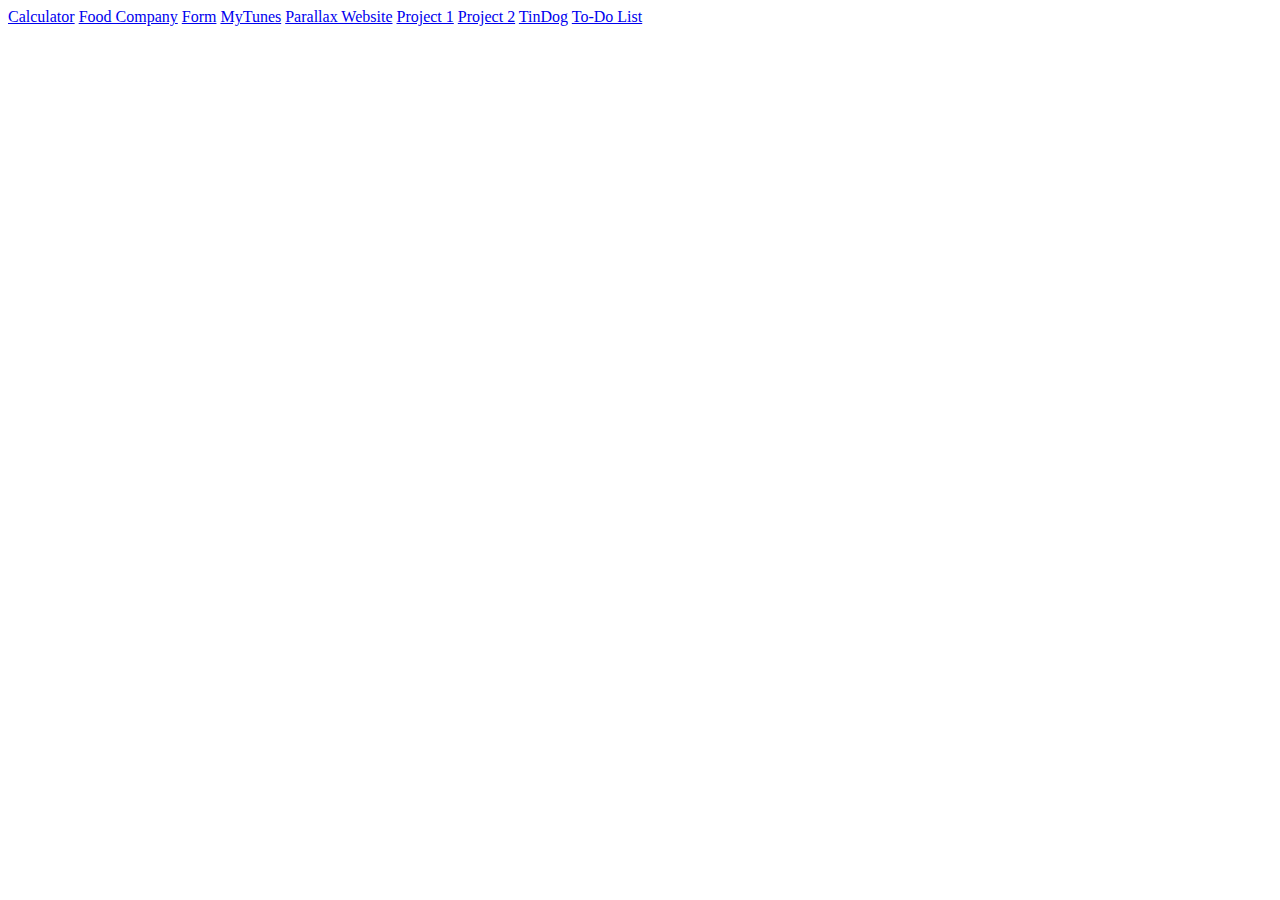
<file: index.html>
<html>
  <head>
    <title>Index Page</title>
  </head
  <body>
    <a href="Calculator/index.html">Calculator</a>
    <a href="Food Company/index.html">Food Company</a>
    <a href="Form/index.html">Form</a>
    <a href="MyTunes/index.html">MyTunes</a>
    <a href="Parallax Website/index.html">Parallax Website</a>
    <a href="Project 1/index.html">Project 1</a>
    <a href="Project 2/index.html">Project 2</a>
    <a href="TinDog/index.html">TinDog</a>
    <a href="To-Do List/index.html">To-Do List</a>
  </body>
</html>
</file>
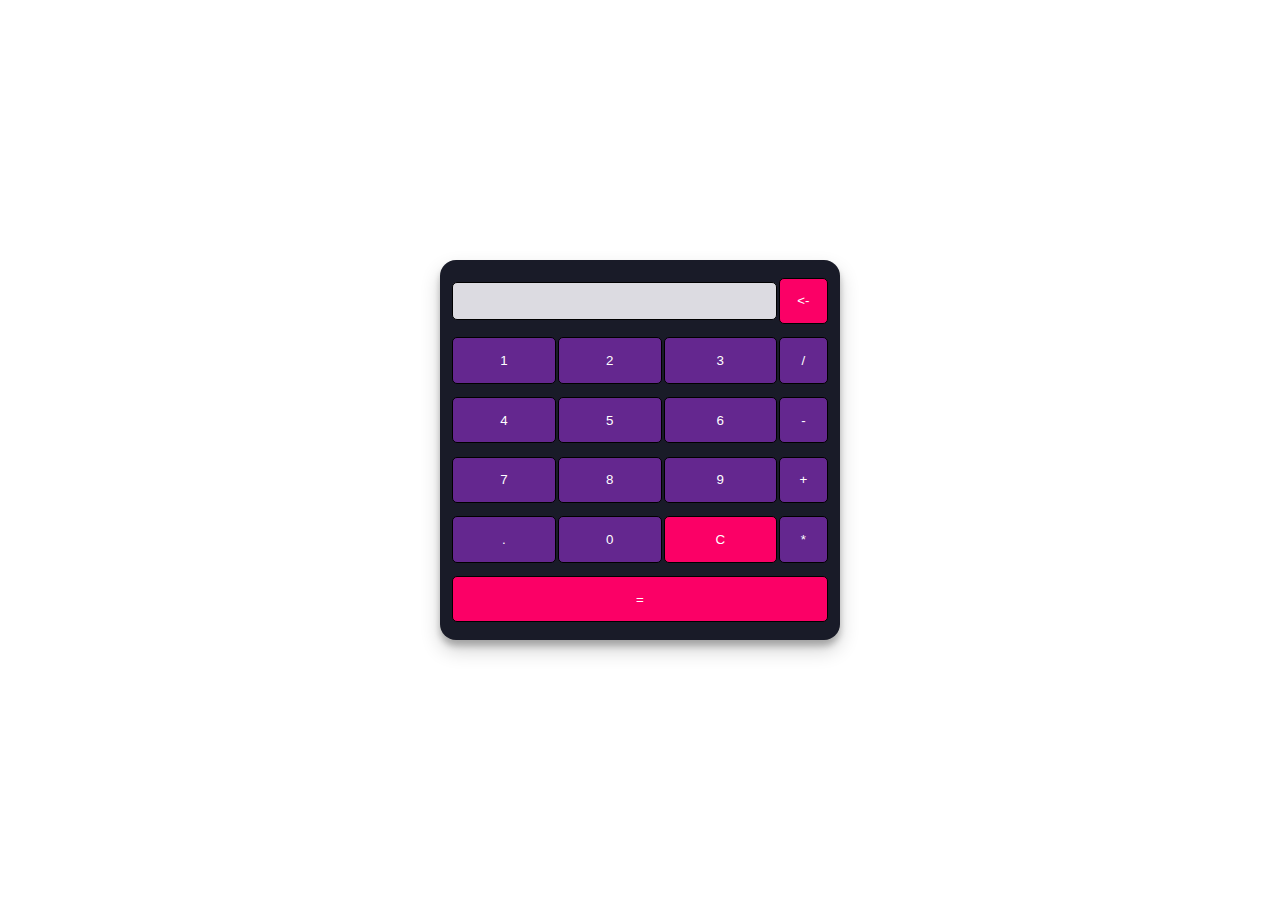
<file: Calculator/index.html>
<!DOCTYPE html>
<html lang="en">
<head>
    <link rel="stylesheet" href="styles.css">
    <title>Calculator</title>
</head>
<body>
    <div class="calculator">
        <table>
            
            <!-- First Row -->
            <tr>
                <td colspan="3"><input class="display-box" type="text" id="result" disabled></td>
                <td><input type="button" value="<-" onclick="backSpace()" id="btn"></td>
            </tr>

            <!-- Second Row -->
            <tr>
                <td><input type="button" value="1" onclick="display('1')"></td>
                <td><input type="button" value="2" onclick="display('2')"></td>
                <td><input type="button" value="3" onclick="display('3')"></td>
                <td><input type="button" value="/" onclick="display('/')"></td>
            </tr>

            <!-- Third Row -->
            <tr>
                <td><input type="button" value="4" onclick="display('4')"></td>
                <td><input type="button" value="5" onclick="display('5')"></td>
                <td><input type="button" value="6" onclick="display('6')"></td>
                <td><input type="button" value="-" onclick="display('-')"></td>
            </tr>

            <!-- Fourth Row -->
            <tr>
                <td><input type="button" value="7" onclick="display('7')"></td>
                <td><input type="button" value="8" onclick="display('8')"></td>
                <td><input type="button" value="9" onclick="display('9')"></td>
                <td><input type="button" value="+" onclick="display('+')"></td>
            </tr>

            <!-- Fifth Row -->
            <tr>
                <td><input type="button" value="." onclick="display('.')"></td>
                <td><input type="button" value="0" onclick="display('0')"></td>
                <td><input id="btn" type="button" value="C" onclick="clearScreen()"></td>
                <td><input type="button" value="*" onclick="display('*')"></td>
            </tr>

            <!-- Sixth Row -->
            <tr>
                <td colspan="4"><input id="btn" type="button" value="=" onclick="calculate()"></td>
            </tr>
        </table>
    </div>

    <script type="text/javascript" src="script.js"></script>
</body>
</html>
</file>
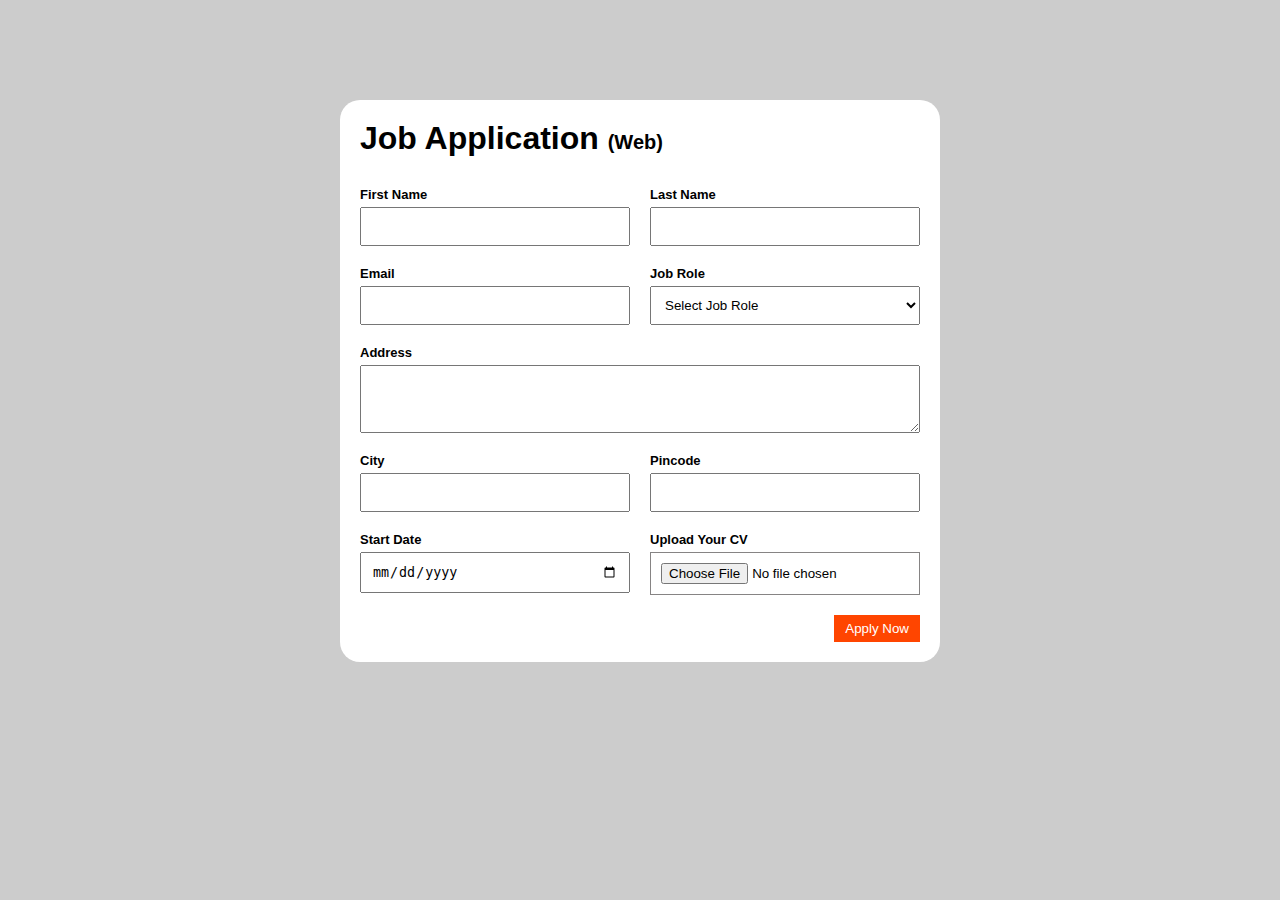
<file: Form/index.html>
<!DOCTYPE html>
<html lang="en">
<head>
    <title>Job Application</title>
    <link rel="stylesheet" href="styles.css">
</head>
<body>
    <div class="container">
        <h1>Job Application <span style="font-size: 20px;;">(Web)</span></h1>
        <div class="input-container">
            <div class="form-control">
                <label>First Name</label>
                <input type="text">
            </div>
            <div class="form-control">
                <label>Last Name</label>
                <input type="text">
            </div>
            <div class="form-control">
                <label>Email</label>
                <input type="email">
            </div>
            <div class="form-control">
                <label>Job Role</label>
                <select>
                    <option value="">Select Job Role</option>
                    <option value="font-end">Frontend Developer</option>
                    <option value="back-end">Backend Developer</option>
                    <option value="full-stack">Full Stack Developer</option>
                    <option value="ux-ui">UX/UI Designer</option>
                </select>
            </div>
            <div class="textarea-control">
                <div class="form-control">
                    <label>Address</label>
                    <textarea cols="40" rows="4"></textarea>
                </div>
            </div>
            <div class="form-control">
                <label>City</label>
                <input type="text">
            </div>
            <div class="form-control">
                <label>Pincode</label>
                <input type="text">
            </div>
            <div class="form-control">
                <label>Start Date</label>
                <input type="date">
            </div>
            <div class="form-control">
                <label>Upload Your CV</label>
                <input type="file">
            </div>
        </div>
        <button class="submit">Apply Now</button>
    </div>
</body>
</html>
</file>
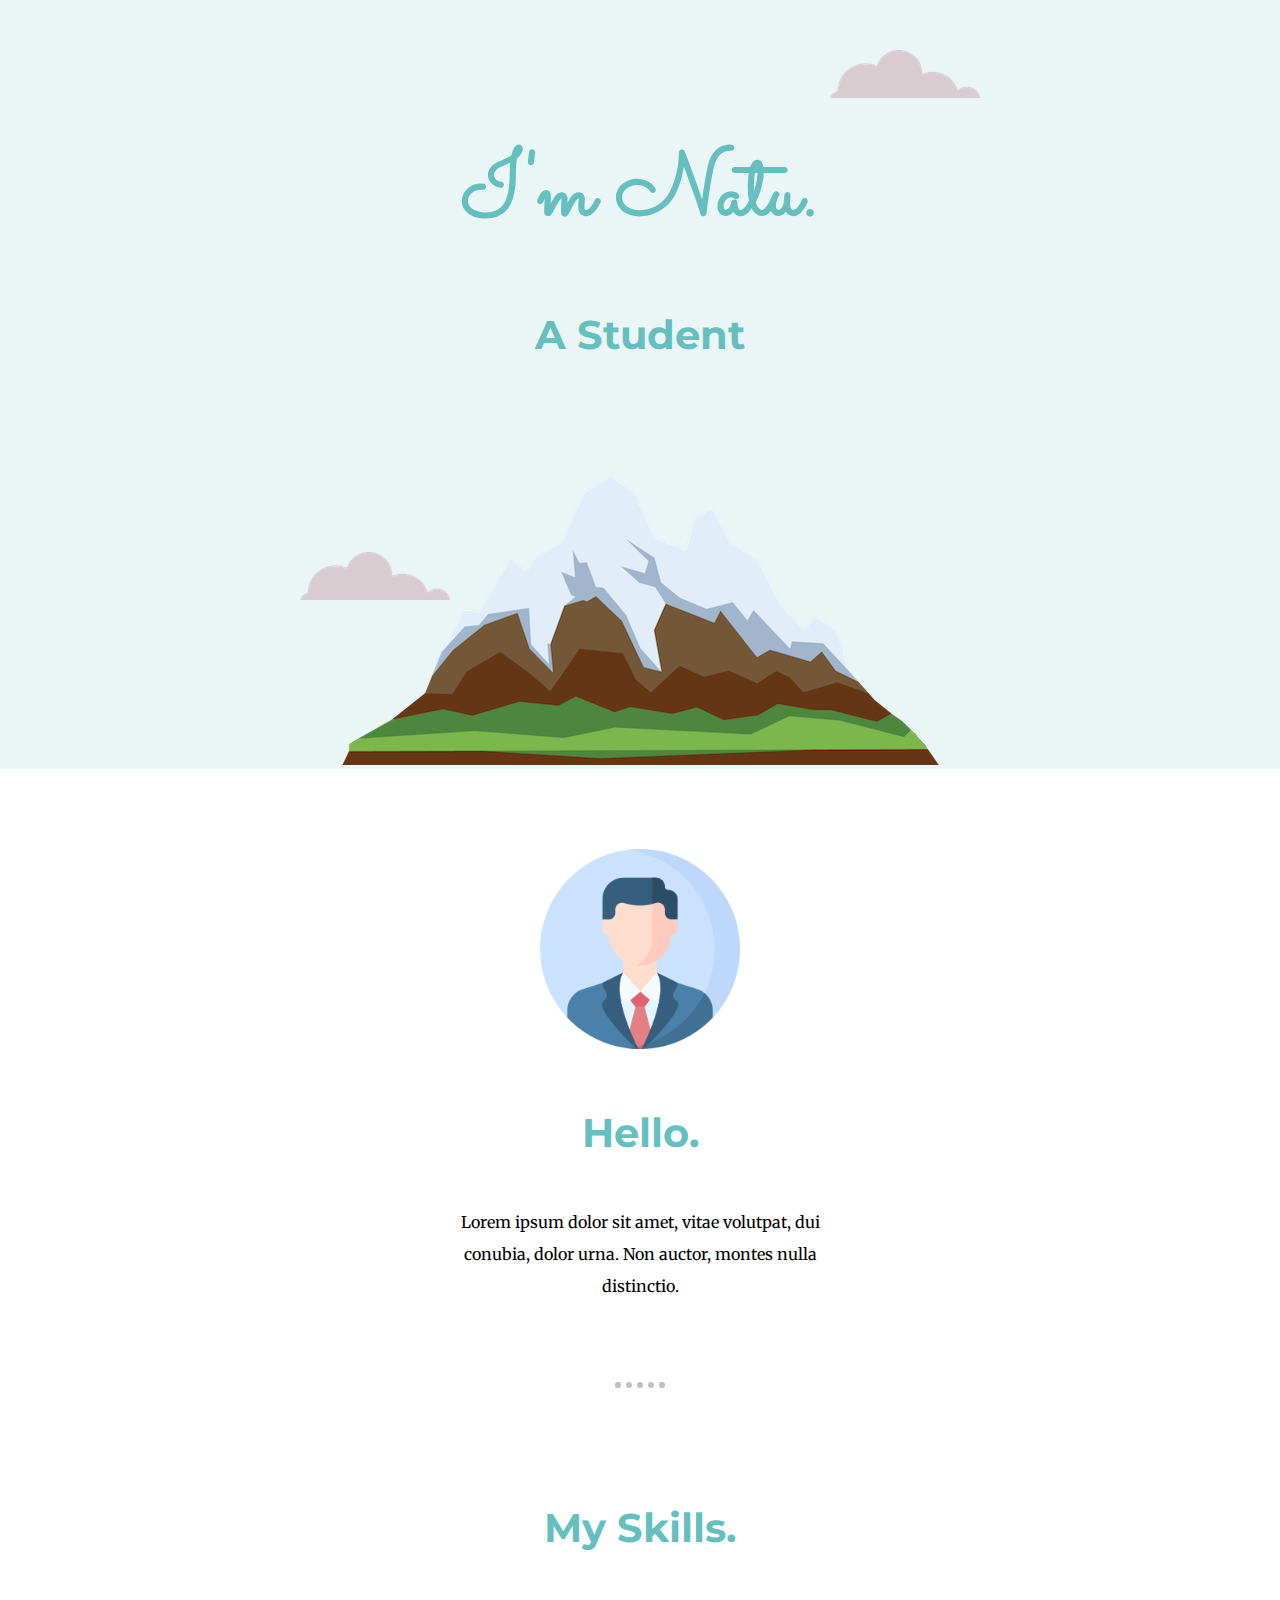
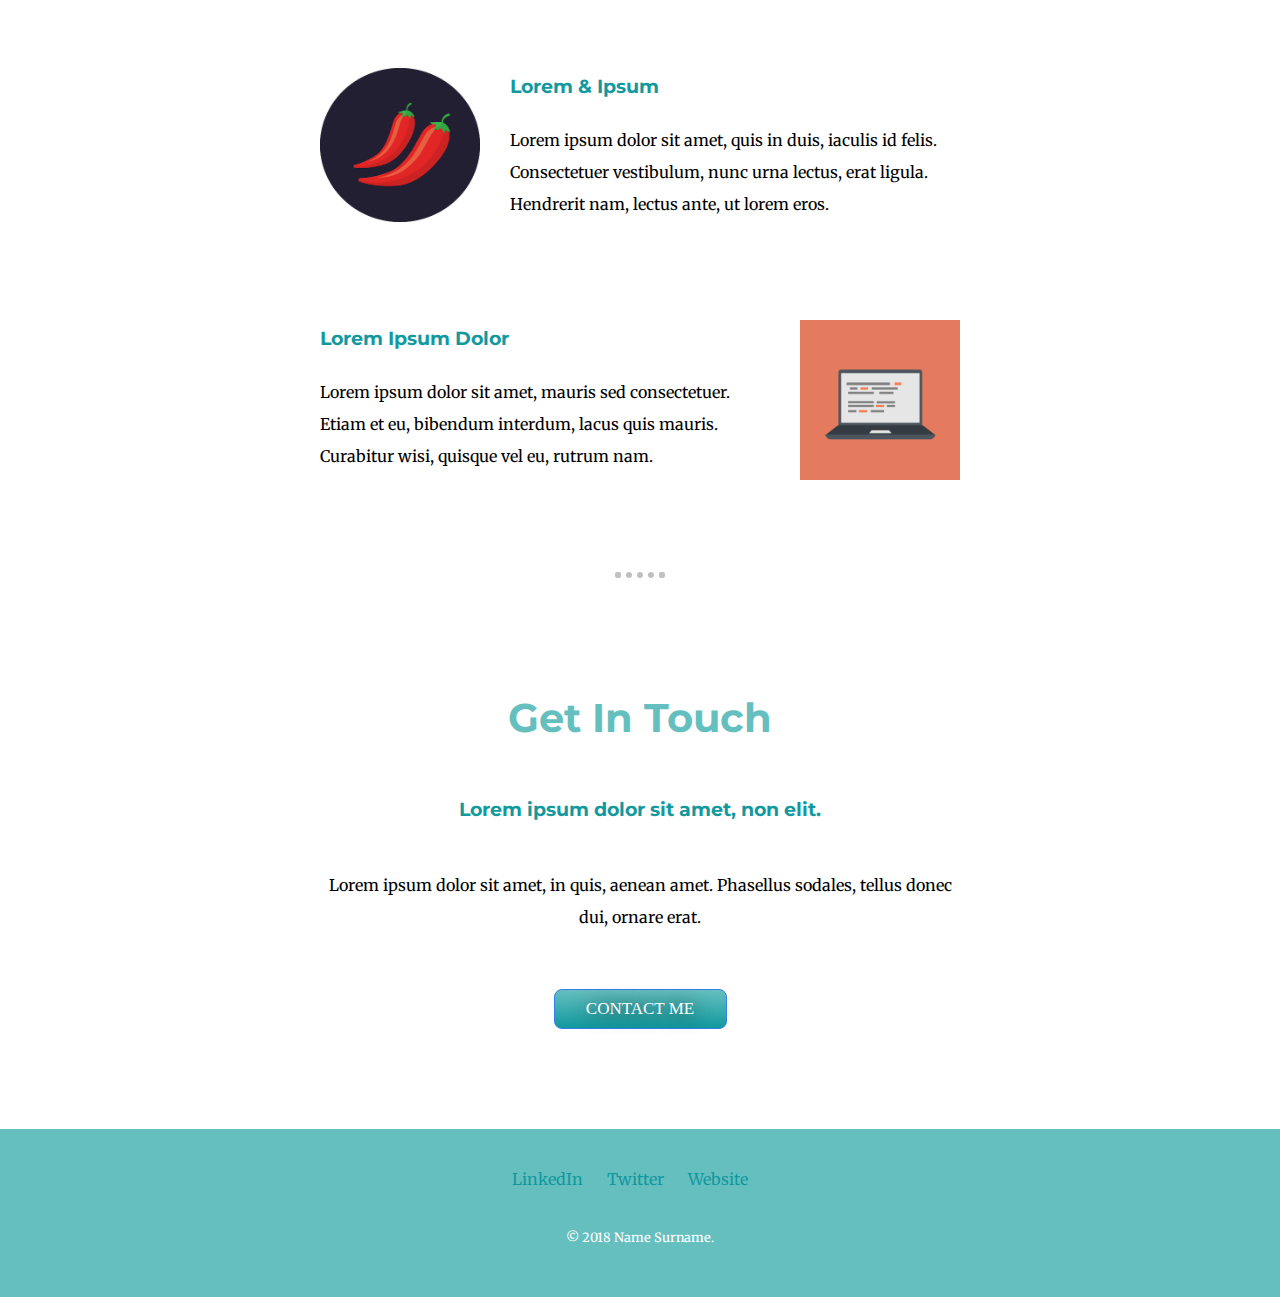
<file: Project 1/index.html>
<!DOCTYPE html>
<html lang="en">
<head>
    <meta charset="UTF-8">
    <meta http-equiv="X-UA-Compatible" content="IE=edge">
    <meta name="viewport" content="width=device-width, initial-scale=1.0">
    <link rel="stylesheet" href="css/styles.css">
    <link rel="icon" href="images/favicon.ico">
    <link rel="preconnect" href="https://fonts.gstatic.com">
    <link href="https://fonts.googleapis.com/css2?family=Merriweather&family=Montserrat:ital,wght@1,300&family=Sacramento&display=swap" rel="stylesheet">
    <title>Document</title>
</head>
<body>
    <div class="top-container">
        <img class="top-cloud" src="images/cloud.png" alt="Cloud">
        <h1>I'm Natu.</h1>
        <h2>A Student</h2>
        <img class="bottom-cloud" src="images/cloud.png" alt="Cloud">
        <img src="images/mountain.png" alt="Mountain-img">
    </div>


    <div class="middle-container">
        <div class="profile">
          <img style="width:200px;" src="images/profile.png" alt="">
          <h2>Hello.</h2>
          <p>Lorem ipsum dolor sit amet, vitae volutpat, dui conubia, dolor urna. Non auctor, montes nulla distinctio.</p>
        </div>
        <hr>
        <div class="skills">
          <h2>My Skills.</h2>
          <div class="skill-row">
            <img class="chilli-img" src="images/chillies.png" alt="">
            <h3>Lorem & Ipsum</h3>
            <p>Lorem ipsum dolor sit amet, quis in duis, iaculis id felis. Consectetuer vestibulum, nunc urna lectus, erat ligula. Hendrerit nam, lectus ante, ut lorem eros.</p>
          </div>
          <div class="skill-row">
            <img class="code-img" src="images/computer.png" alt="">
            <h3>Lorem Ipsum Dolor</h3>
            <p>Lorem ipsum dolor sit amet, mauris sed consectetuer. Etiam et eu, bibendum interdum, lacus quis mauris. Curabitur wisi, quisque vel eu, rutrum nam.</p>
          </div>
        </div>
        <hr>
        <div class="contact-me">
          <h2>Get In Touch</h2>
          <h3>Lorem ipsum dolor sit amet, non elit.</h3>
          <p>Lorem ipsum dolor sit amet, in quis, aenean amet. Phasellus sodales, tellus donec dui, ornare erat.</p>
          <a class="btn" href="mailto:name@email.com">CONTACT ME</a>
        </div>
      </div>
      
      
      <div class="bottom-container">
        <a class="footer-link" href="https://www.linkedin.com/">LinkedIn</a>
        <a class="footer-link" href="https://twitter.com/">Twitter</a>
        <a class="footer-link" href="https://www.appbrewery.co/">Website</a>
        <p class="copyright-footer">© 2018 Name Surname.</p>
      </div>      
</body>
</html>
</file>
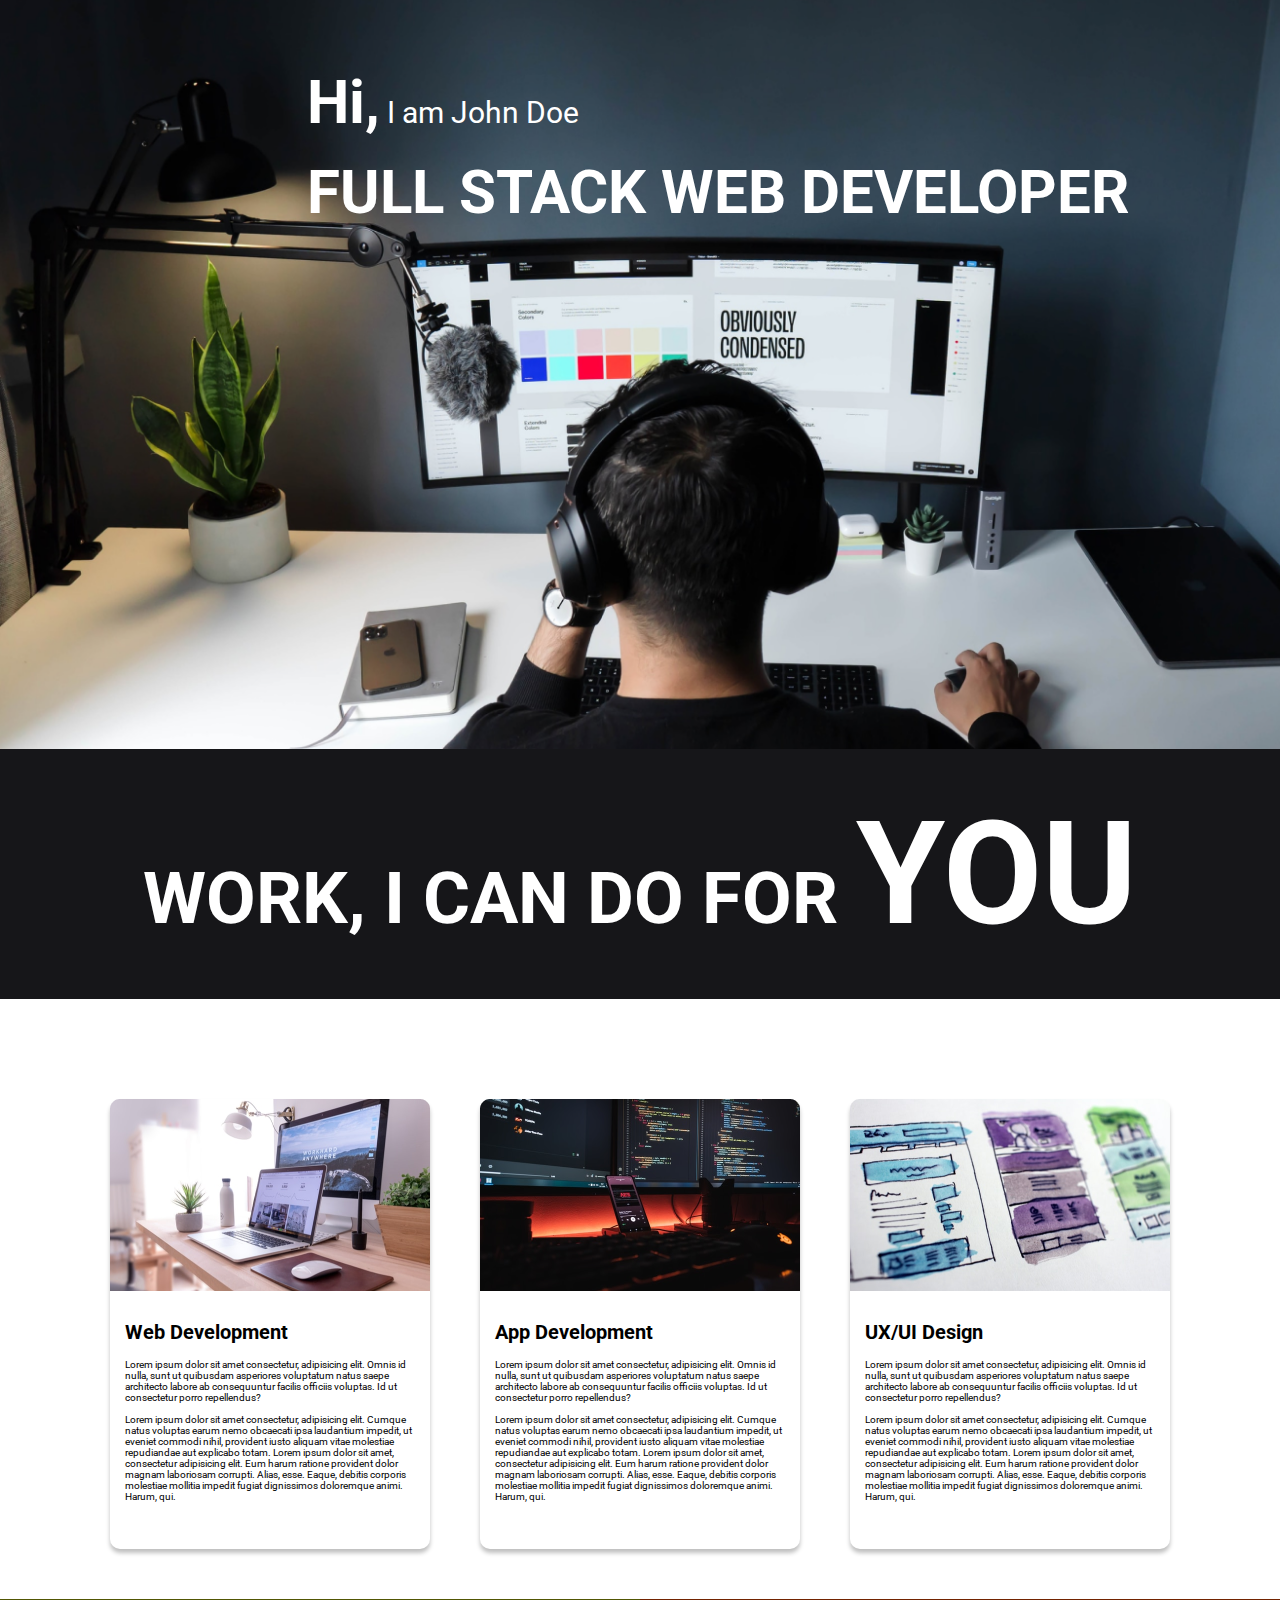
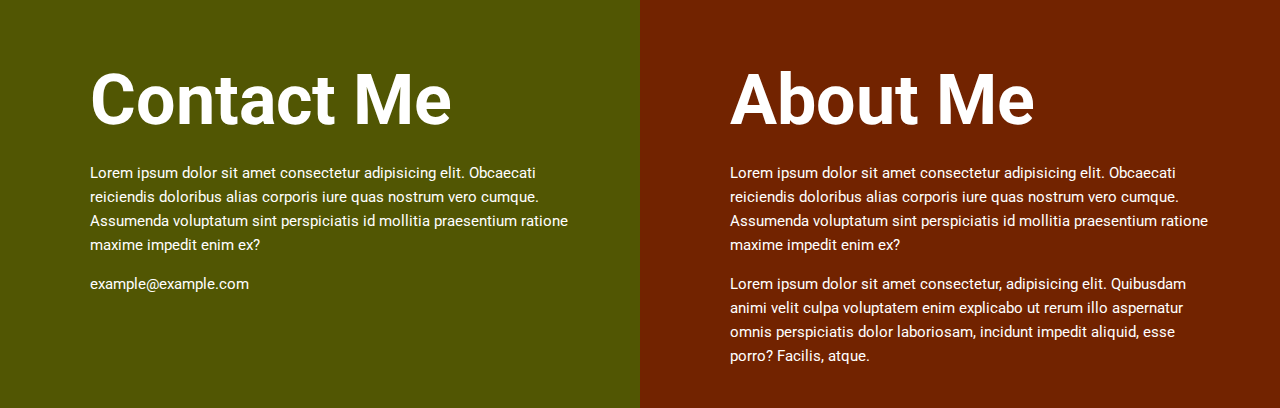
<file: Project 2/index.html>
<!DOCTYPE html>
<html lang="en">
<head>
    <title>Document</title>
    <link rel="stylesheet" href="styles.css">
    <link rel="preconnect" href="https://fonts.googleapis.com">
    <link rel="preconnect" href="https://fonts.gstatic.com" crossorigin>
    <link href="https://fonts.googleapis.com/css2?family=Roboto:wght@100;300&display=swap" rel="stylesheet">
</head>
<body>
    <div class="top-container">
        <div class="top-content">
            <span class="first-line"><h1>Hi,</h1><p> I am John Doe</p></span>
            <h1>Full stack web developer</h1>
        </div>
    </div>
    <div class="dark-content">
        <h3>Work, I can do for <span>you</span></h3>
    </div>
    <div class="card-container">
        <div class="card">
            <div class="card-img">
                <img src="images/web.png" alt="">
            </div>
            <div class="card-content">
                <h1>Web Development</h1>
                <p>Lorem ipsum dolor sit amet consectetur, adipisicing elit. Omnis id nulla, sunt ut quibusdam asperiores voluptatum natus saepe architecto labore ab consequuntur facilis officiis voluptas. Id ut consectetur porro repellendus?</p><br>
                <p>Lorem ipsum dolor sit amet consectetur, adipisicing elit. Cumque natus voluptas earum nemo obcaecati ipsa laudantium impedit, ut eveniet commodi nihil, provident iusto aliquam vitae molestiae repudiandae aut explicabo totam. Lorem ipsum dolor sit amet, consectetur adipisicing elit. Eum harum ratione provident dolor magnam laboriosam corrupti. Alias, esse. Eaque, debitis corporis molestiae mollitia impedit fugiat dignissimos doloremque animi. Harum, qui.</p>
            </div>
        </div>
        <div class="card">
            <div class="card-img">
                <img src="images/mobile.png" alt="">
            </div>
            <div class="card-content">
                <h1>App Development</h1>
                <p>Lorem ipsum dolor sit amet consectetur, adipisicing elit. Omnis id nulla, sunt ut quibusdam asperiores voluptatum natus saepe architecto labore ab consequuntur facilis officiis voluptas. Id ut consectetur porro repellendus?</p><br>
                <p>Lorem ipsum dolor sit amet consectetur, adipisicing elit. Cumque natus voluptas earum nemo obcaecati ipsa laudantium impedit, ut eveniet commodi nihil, provident iusto aliquam vitae molestiae repudiandae aut explicabo totam. Lorem ipsum dolor sit amet, consectetur adipisicing elit. Eum harum ratione provident dolor magnam laboriosam corrupti. Alias, esse. Eaque, debitis corporis molestiae mollitia impedit fugiat dignissimos doloremque animi. Harum, qui.</p>
            </div>
        </div>
        <div class="card">
            <div class="card-img">
                <img src="images/uiux.png" alt="">
            </div>
            <div class="card-content">
                <h1>UX/UI Design</h1>
                <p>Lorem ipsum dolor sit amet consectetur, adipisicing elit. Omnis id nulla, sunt ut quibusdam asperiores voluptatum natus saepe architecto labore ab consequuntur facilis officiis voluptas. Id ut consectetur porro repellendus?</p><br>
                <p>Lorem ipsum dolor sit amet consectetur, adipisicing elit. Cumque natus voluptas earum nemo obcaecati ipsa laudantium impedit, ut eveniet commodi nihil, provident iusto aliquam vitae molestiae repudiandae aut explicabo totam. Lorem ipsum dolor sit amet, consectetur adipisicing elit. Eum harum ratione provident dolor magnam laboriosam corrupti. Alias, esse. Eaque, debitis corporis molestiae mollitia impedit fugiat dignissimos doloremque animi. Harum, qui.</p>
            </div>
        </div>
    </div>
    <div class="details">
        <div class="details-left">
            <div class="details-left-content">
                <h1>Contact Me</h1>
                <p>Lorem ipsum dolor sit amet consectetur adipisicing elit. Obcaecati reiciendis doloribus alias corporis iure quas nostrum vero cumque. Assumenda voluptatum sint perspiciatis id mollitia praesentium ratione maxime impedit enim ex?</p>
                <p>example@example.com</p>
                </div>
        </div>
        <div class="details-right">
            <div class="details-right-content">
                <h1>About Me</h1>
                <p>Lorem ipsum dolor sit amet consectetur adipisicing elit. Obcaecati reiciendis doloribus alias corporis iure quas nostrum vero cumque. Assumenda voluptatum sint perspiciatis id mollitia praesentium ratione maxime impedit enim ex?</p>
                <p>Lorem ipsum dolor sit amet consectetur, adipisicing elit. Quibusdam animi velit culpa voluptatem enim explicabo ut rerum illo aspernatur omnis perspiciatis dolor laboriosam, incidunt impedit aliquid, esse porro? Facilis, atque.</p>
            </div>
        </div>
    </div>
</body>
</html>
</file>
<file: Calculator/styles.css>
* {
    margin: 0;
    padding: 0;
    box-sizing: border-box;
}

.calculator {
    display: flex;
    justify-content: center;
    align-items: center;
    height: 100vh;
}

.display-box {  
    font-family: 'Orbitron', sans-serif;
    background-color: #dcdbe1;
    border: solid black 0.5px;
    color: black;
    font-size: 15px;
    border-radius: 5px;
    width: 100%;
    height: 65%;
}

table {
    padding: 10px;
    border-radius: 1em;
    height: 380px;
    width: 400px;
    margin: auto;
    background-color: #191b28;
    box-shadow: rgba(0, 0, 0, 0.19) 0px 10px 20px, rgba(0, 0, 0, 0.23) 0px 6px 6px;
}

#btn {
    background-color: #fb0066;
}

#btn:hover {
    background-color: #e4015c;
}

#btn:active {
    background-color: white;
    color: #fb0066;
}

input[type=button] {
    background-color: #64278f;
    color: white;
    outline: none;
    border: solid black 0.7px;
    width: 100%;
    height: 80%;
    border-radius: 5px;
    padding: 8px;
}

input:hover[type=button] {
    background-color: #5a2481;
}

input:active[type=button] {
    background-color: #e5e5e5;
    color:#64278f;
    box-shadow: inset 0px 0px 5px #c1c1c1;
}
</file>
<file: Form/styles.css>
* {
    margin: 0px;
    padding: 0px;
    box-sizing: border-box;
}

body {
    background-color: #ccc;
    font-family: 'Arial';
}

.container {
    background-color: white;
    max-width: 600px;
    margin: 0 auto;
    margin-top: 100px;
    padding: 20px;
    border-radius: 20px;
}

.input-container {
    margin-top: 30px;
    display: grid;
    grid-template-columns: repeat(auto-fit, minmax(200px, 1fr));
    gap: 20px;
}

.form-control {
    display: flex;
    flex-direction: column;
}

.form-control label {
    font-size: 13px;
    font-weight: bolder;
    margin-bottom: 5px;;
}

.form-control input, select{
    padding: 10px;
}

.form-control input:focus, textarea:focus, select:focus {
    outline: none;
    border: 3px solid orangered;
}

.form-control textarea {
    padding: 3px 5px;
    resize: vertical;
}

.submit {
    display: block;
    margin: 20px 0px 0px auto;
    padding: 5px 10px;
    background-color: orangered;
    color: white;
    border: transparent solid 1px;
}

.submit:hover {
    background-color: white;
    color:orangered;
    border: 1px solid orangered;
}

.form-control input[type="file"] {
    border: 1px solid rgb(134, 132, 132);
}

.textarea-control {
    grid-column: 1 / span 2;
}
</file>
<file: Project 1/css/styles.css>
body{

    margin:0;
    text-align:center;
    font-family: 'Merriweather', serif;
}

h1{

    font-size:5.625rem;
    margin:50px auto 0 auto;
    font-family: 'Sacramento', cursive;
    color:#66BFBF;
}

h2{

    line-height: 2;
    font-size:2.5rem;
    font-family: 'Montserrat', sans-serif;
    color:#66BFBF;
    font-weight:bold;
}

h3{

    color:#11999E;
    font-family: 'Montserrat', sans-serif;
}

a{

    color:#11999E;
}

.top-container{

    background-color: #EAF6F6;
    padding-top:80px;
}

.top-cloud{

    top:50px;
    right:300px;
    position:absolute;
}

.bottom-cloud{

    position:absolute;
    left:300px;
    bottom:300px;
}

.skills{

    margin-top:100px;
}

.skill-row{

    width:50%;
    margin:100px auto 100px auto;
    text-align: left;
    line-height: 2;
}

.chilli-img{
    width:25%;
    float:left;
    margin-right:30px;
}

.code-img{

    width:25%;
    float:right;
    margin-left:30px;
}

.profile{

    margin:80px auto 80px auto;
    width:30%;
}

hr{

    border: dotted #bfc0c0 6px;
    width:3%;
    border-bottom: none;
}

.contact-me{

    margin:100px auto 100px auto;
    width: 50%;
}

.btn {
    margin-top:40px;
    background: #66BFBF;
    background-image: -webkit-linear-gradient(top, #66BFBF, #11999E);
    background-image: -moz-linear-gradient(top, #66BFBF, #11999E);
    background-image: -ms-linear-gradient(top, #66BFBF, #11999E);
    background-image: -o-linear-gradient(top, #66BFBF, #11999E);
    background-image: -webkit-gradient(to bottom, #66BFBF, #11999E);
    -webkit-border-radius: 8px;
    -moz-border-radius: 8px;
    border-radius: 8px;
    height: 4px;
    line-height: 4px;
    color: #FFFFFF;
    font-family: Brush Script MT;
    width: 137px;
    font-size: 17px;
    font-weight: 100;
    padding: 17px;
    text-shadow: 1px 1px 20px #000000;
    border: solid #337FED 1px;
    text-decoration: none;
    display: inline-block;
    cursor: pointer;
    text-align: center;
 }
 
 .btn:hover {
    border: solid #11999E 1px;
    background: #11999E;
    background-image: -webkit-linear-gradient(top, #11999E, #66BFBF);
    background-image: -moz-linear-gradient(top, #11999E, #66BFBF);
    background-image: -ms-linear-gradient(top, #11999E, #66BFBF);
    background-image: -o-linear-gradient(top, #11999E, #66BFBF);
    background-image: -webkit-gradient(to bottom, #11999E, #66BFBF);
    -webkit-border-radius: 8px;
    -moz-border-radius: 8px;
    border-radius: 8px;
    text-decoration: none;
}

.bottom-container{

    background-color: #66BFBF;
    padding:40px;
}

.footer-link{

    color: #11999E;
    text-decoration: none;
    margin-right:20px;
}

.copyright-footer{

    color:white;
    font-size: 0.8rem;
    margin-top:40px;
}

.contact-me p{

    line-height: 2;
    margin-top:40px;
}

.middle-container{

    line-height:2;
}
</file>
<file: Project 2/styles.css>
* {
    margin:0;
    padding:0;
}

body {
    font-family: 'Roboto', sans-serif;
}

.top-container {
    background-image: url(images/developer.png);
    background-repeat: no-repeat;
    background-size: cover;
    height:749px;
}

.first-line h1, .first-line p{
    display:inline;
    text-align: left;
    text-transform: none;
}

.top-content {
    text-transform: uppercase;
    font-size: 30px;
    color: white;
    position: absolute;
    left: 24%;
    top:7%;
    line-height: 80px;
}

.dark-content {
    height: 250px;
    background-color: #161619;
}

.dark-content h3 {
    text-align: center;
    color: white;
    text-transform: uppercase;
    font-size: 72px;
    padding-top: 40px;
}

.dark-content span {
    font-size: 144px;
}

.card-container {
    display: flex;
    gap: 50px;
    justify-content: center;
    margin-bottom: 30px;
}

.card {
    max-width: 320px;
    height: 450px;
    margin: 100px 0px 20px 0px;
    box-shadow: 0px 4px 4px rgba(0, 0, 0, 0.25);
    transition: 0.3s ease-in-out;
    border-radius: 10px;
}

.card-content {
    padding: 15px;
    font-size: 10px;
}

.card-content h1 {
    margin-top: 10px;
    margin-bottom: 15px;
}

.card:hover {
    transition: 0.3s ease;
    box-shadow: 0px 4px 20px rgba(0, 0, 0, 0.25);
}

.details {
    display: flex;
}

.details-left {
    background-color: #515603;
    color: white;
}

.details-left-content h1, .details-right-content h1{
    font-size: 70px;
    margin-bottom: 20px;
}

.details-left-content p, .details-right-content p {
    font-size: 15px;
    margin-bottom: 15px;
    line-height: 24px;
}

.details-right {
    background-color: #722300;
    color: white;
}

.details-left-content{
    margin: 60px 70px 0px 90px;
}

.details-right-content {
    margin: 60px 70px 40px 90px;
}

.footer {
    background-color: #000000;
}

.footer h1 {
    color: white;
    font-size: 25px;
    text-transform: uppercase;
    padding: 30px 0px 30px 0px;
    text-align: center;
}
</file>
